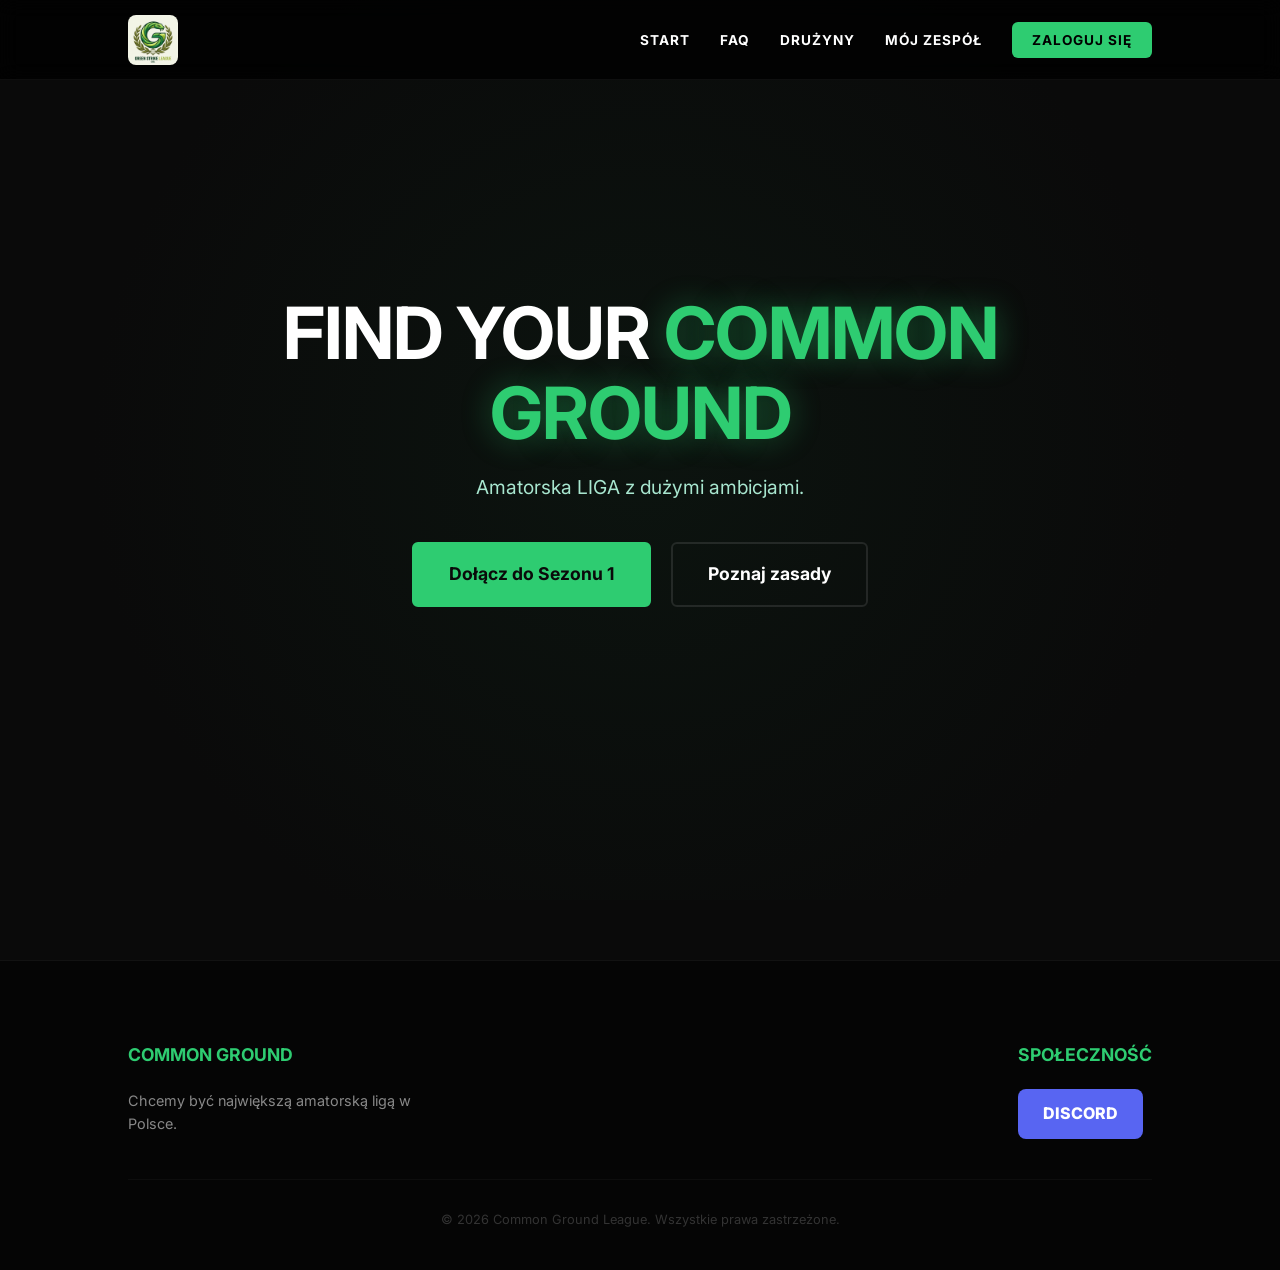
<file: index.html>
<!DOCTYPE html>
<html lang="pl">
<head>
    <meta charset="UTF-8">
    <meta name="viewport" content="width=device-width, initial-scale=1.0">
    <title>Common Ground | CS2 League</title>
    <link rel="stylesheet" href="global.css">
    <link rel="stylesheet" href="index.css">
    <link href="https://fonts.googleapis.com/css2?family=Inter:wght@400;700&display=swap" rel="stylesheet">
</head>
<body>
    <nav class="navbar">
        <img src="logoliga.jpg" alt="Logo CGL" class="nav-logo">
        <ul class="nav-links">
            <li><a href="index.html">Start</a></li>
            <li><a href="faq.html">FAQ</a></li>
            <li><a href="teams.html">Drużyny</a></li>
            <li><a href="my-team.html">Mój zespół</a></li>
            <li><a href="login.html" class="nav-btn login-special">Zaloguj się</a></li>
        </ul>
    </nav>

    <header class="hero">
        <div class="hero-content">
            <h1>Find Your <span>Common Ground</span></h1>
            <p>Amatorska LIGA z dużymi ambicjami.</p>
            <div class="cta-buttons">
                <a href="login.html" class="btn-main">Dołącz do Sezonu 1</a>
                <a href="rules.html" class="btn-secondary">Poznaj zasady</a>
            </div>
        </div>
    </header>

    <script>
        document.addEventListener('DOMContentLoaded', async () => {
    const fragment = new URLSearchParams(window.location.hash.slice(1));
    const accessToken = fragment.get('access_token');

    if (accessToken) {
        // Czyścimy URL z tokena dla bezpieczeństwa
        window.history.replaceState({}, document.title, window.location.pathname);

        try {
            // Pobieramy dane o użytkowniku z API Discorda
            const response = await fetch('https://discord.com/api/users/@me', {
                headers: { Authorization: `Bearer ${accessToken}` }
            });
            const userData = await response.json();

            if (userData.id) {
                // Zapisujemy użytkownika w pamięci przeglądarki
                localStorage.setItem('cgl_user', JSON.stringify({
                    id: userData.id,
                    username: userData.username,
                    avatar: userData.avatar,
                    discriminator: userData.discriminator
                }));

                // Przekierowujemy do dashboardu
                window.location.href = 'dashboard.html';
            }
        } catch (error) {
            console.error('Błąd pobierania danych z Discord:', error);
            window.location.href = 'login.html?error=fetch_failed';
        }
    }
});
    // 1. OBSŁUGA LOGOWANIA (TOKEN Z URL)
    window.onload = () => {
        const fragment = new URLSearchParams(window.location.hash.slice(1));
        const accessToken = fragment.get('access_token');

        if (accessToken) {
            window.history.replaceState({}, document.title, window.location.pathname);
            fetch('https://discord.com/api/users/@me', {
                headers: { Authorization: `Bearer ${accessToken}` }
            })
            .then(res => res.json())
            .then(user => {
                localStorage.setItem('cgl_user', JSON.stringify(user));
                location.reload(); // Odświeżamy, żeby skrypt poniżej zaktualizował UI
            })
            .catch(err => console.error("Błąd logowania:", err));
        }
    };

    // 2. AKTUALIZACJA INTERFEJSU DLA ZALOGOWANEGO
    document.addEventListener('DOMContentLoaded', () => {
        const user = JSON.parse(localStorage.getItem('cgl_user'));
        const loginBtn = document.querySelector('.login-special');
        const heroBtn = document.querySelector('.btn-main');

        if (user) {
            // Podmiana przycisku w Menu na pigułkę profilu
            if (loginBtn) {
                const avatarUrl = user.avatar 
                    ? `https://cdn.discordapp.com/avatars/${user.id}/${user.avatar}.png`
                    : 'https://cdn.discordapp.com/embed/avatars/0.png';

                loginBtn.parentElement.innerHTML = `
                    <div class="user-pill" onclick="window.location.href='dashboard.html'" style="cursor:pointer">
                        <img src="${avatarUrl}" class="user-avatar" style="width:30px; border-radius:50%; margin-right:10px;">
                        <span class="user-nick" style="font-weight:bold">${user.username}</span>
                    </div>
                `;
            }

            // Podmiana przycisku "Dołącz" w Hero na "Panel"
            if (heroBtn) {
                heroBtn.innerText = "Przejdź do Panelu";
                heroBtn.href = "dashboard.html";
            }
        }
    });
    </script>

    <footer class="main-footer">
        <div class="footer-content">
            <div class="footer-section">
                <h4>Common Ground</h4>
                <p>Chcemy być największą amatorską ligą w Polsce.</p>
            </div>
            <div class="footer-section">
                <h4>Społeczność</h4>
                <div class="social-icons">
                    <a href="https://discord.gg/bw7rSeSnJS" class="social-btn discord-footer">DISCORD</a>
                </div>
            </div>
        </div>
        <div class="footer-bottom">
            &copy; 2026 Common Ground League. Wszystkie prawa zastrzeżone.
        </div>
    </footer>
</body>
</html>
</file>
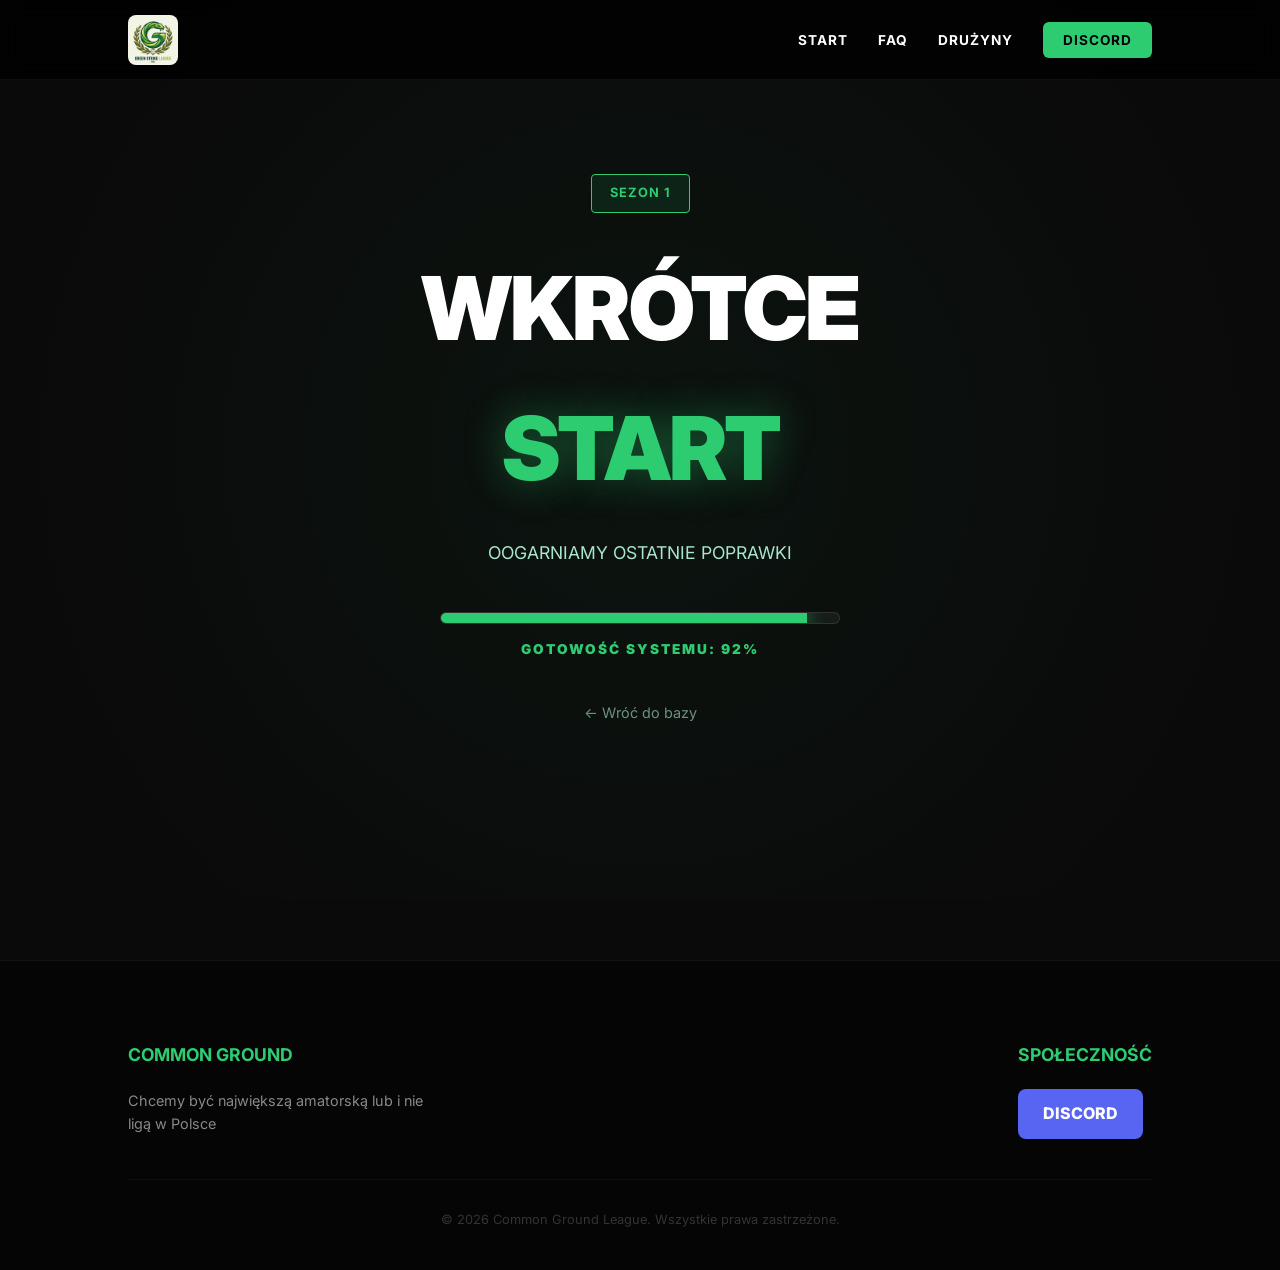
<file: join2.html>
<!DOCTYPE html>
<html lang="pl">
<head>
    <meta charset="UTF-8">
    <meta name="viewport" content="width=device-width, initial-scale=1.0">
    <title>Zapisy wkrótce | Common Ground</title>
    <link rel="stylesheet" href="global.css">
    <link rel="stylesheet" href="join2.css">
    <link href="https://fonts.googleapis.com/css2?family=Inter:wght@400;900&display=swap" rel="stylesheet">
</head>
<body>
  <nav class="navbar">
        <img src="logoliga.jpg" alt="Logo CGL" class="nav-logo">
        <ul class="nav-links">
            <li><a href="index.html">Start</a></li>
            <li><a href="faq.html">FAQ</a></li>
            <li><a href="teams2.html">Drużyny</a></li>
            <li><a href="https://discord.gg/bw7rSeSnJS" class="nav-btn">Discord</a></li>
        </ul>
    </nav>

    <main class="soon-container">
        <div class="content-box">
            <h2 class="badge">SEZON 1</h2>
            <h1 class="soon-title">WKRÓTCE <span>START</span></h1>
            <p class="description">
                OOGARNIAMY OSTATNIE POPRAWKI
            </p>
            
            <div class="progress-container">
                <div class="progress-bar-fill"></div>
            </div>
            <p class="status-text">GOTOWOŚĆ SYSTEMU: 92%</p>

            <a href="index.html" class="btn-back">← Wróć do bazy</a>
        </div>
    </main>
<footer class="main-footer">
    <div class="footer-content">
        <div class="footer-section">
            <h4>Common Ground</h4>
            <p>Chcemy być największą amatorską lub i nie ligą w Polsce</p>
        </div>
       
        <div class="footer-section">
                <h4>Społeczność</h4>
                <div class="social-icons">
                    <a href="https://discord.gg/bw7rSeSnJS" class="social-btn discord-footer">DISCORD</a>
                </div>
            </div>
    </div>
    <div class="footer-bottom">
        &copy; 2026 Common Ground League. Wszystkie prawa zastrzeżone.
    </div>
</footer>
</body>
</html>
</file>
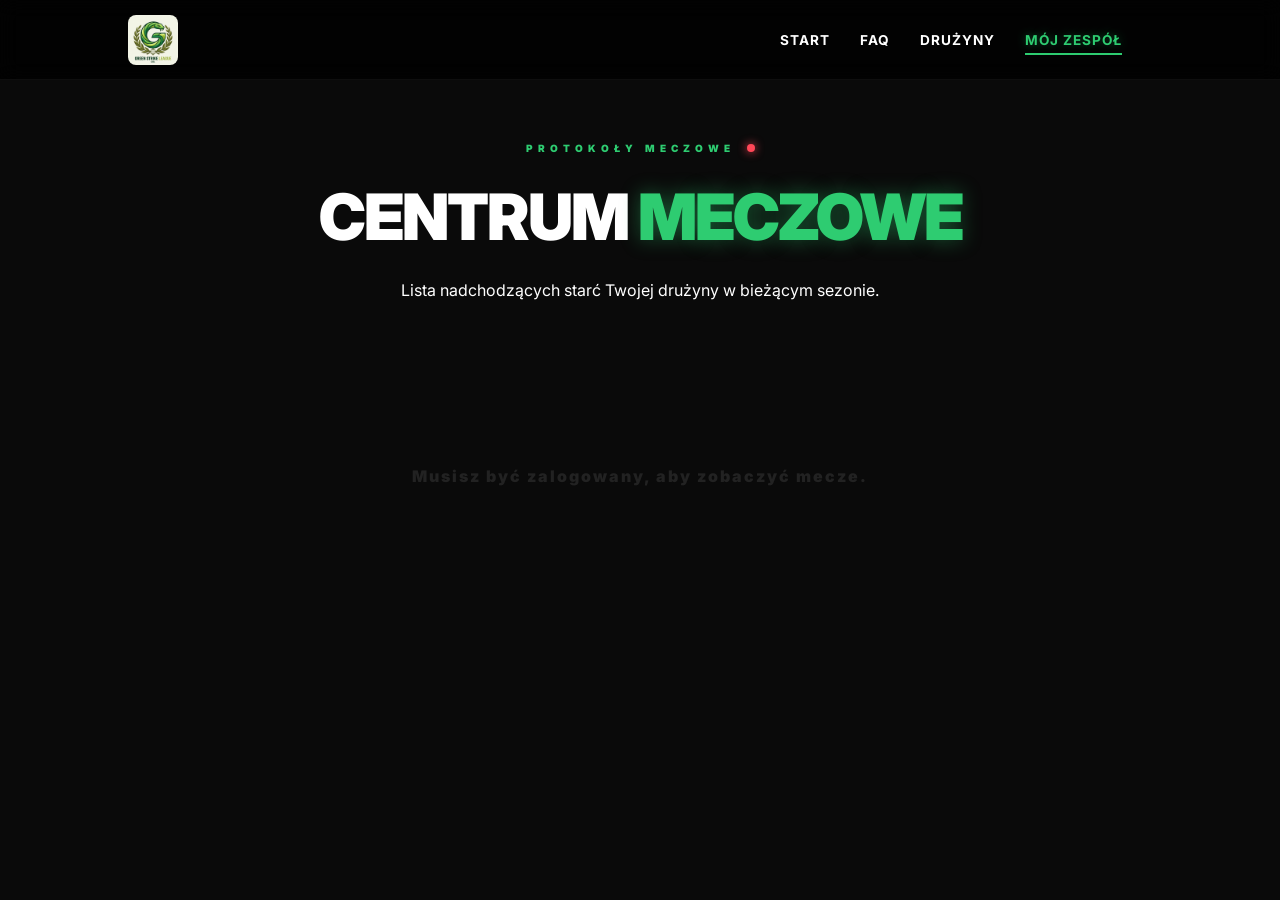
<file: matches.html>
<!DOCTYPE html>
<html lang="pl">
<head>
    <meta charset="UTF-8">
    <meta name="viewport" content="width=device-width, initial-scale=1.0">
    <title>Centrum Meczowe | Common Ground</title>
    <link rel="stylesheet" href="global.css">
    <link rel="stylesheet" href="index.css"> 
    <link rel="stylesheet" href="matches.css"> 
    <link href="https://fonts.googleapis.com/css2?family=Inter:wght@400;700;900&display=swap" rel="stylesheet">
</head>
<body>
    <nav class="navbar">
        <img src="logoliga.jpg" alt="Logo CGL" class="nav-logo">
        <ul class="nav-links">
            <li><a href="index.html">Start</a></li>
            <li><a href="faq.html">FAQ</a></li>
            <li><a href="teams.html">Drużyny</a></li>
            <li><a href="my-team.html" class="active" style="color: var(--primary-green);">Mój zespół</a></li>
            <li id="user-display"></li>
        </ul>
    </nav>

    <main class="matches-container">
        <header class="matches-header">
            <h3 class="status-label">PROTOKOŁY MECZOWE <span class="dot-live"></span></h3>
            <h1>CENTRUM <span>MECZOWE</span></h1>
            <p>Lista nadchodzących starć Twojej drużyny w bieżącym sezonie.</p>
        </header>

        <div id="matches-grid" class="matches-grid">
            <p class="loading-msg">Łączenie z systemem meczowym...</p>
        </div>
    </main>

    <script>
        const APPS_SCRIPT_URL = 'https://script.google.com/macros/s/AKfycbzVAWDSMcgAhBZPiDurzNJtCju7HsfuFKgxduVMbjMYT25PG6a1IZ8QVOfqaryiGR4K/exec';

        document.addEventListener('DOMContentLoaded', async () => {
            const user = JSON.parse(localStorage.getItem('cgl_user'));
            const steam = localStorage.getItem('cgl_steam_link');

            if (user) {
                const avatarUrl = user.avatar ? `https://cdn.discordapp.com/avatars/${user.id}/${user.avatar}.png` : 'https://cdn.discordapp.com/embed/avatars/0.png';
                document.getElementById('user-display').innerHTML = `
                    <div class="user-pill" onclick="window.location.href='dashboard.html'">
                        <img src="${avatarUrl}" class="user-avatar-pill">
                        <span class="user-nick-pill">${user.username}</span>
                    </div>`;
            }

            if (!user || !steam) {
                document.getElementById('matches-grid').innerHTML = '<p class="muted">Musisz być zalogowany, aby zobaczyć mecze.</p>';
                return;
            }

            try {
                const resTeam = await fetch(`${APPS_SCRIPT_URL}?discordId=${user.id}&searchUser=${encodeURIComponent(steam)}`);
                const teamData = await resTeam.json();

                if (teamData.found) {
                    loadMatches(teamData.teamName);
                } else {
                    document.getElementById('matches-grid').innerHTML = '<p class="muted">Nie należysz jeszcze do żadnej drużyny.</p>';
                }
            } catch (e) {
                console.error(e);
            }
        });

        async function loadMatches(teamName) {
            try {
                const res = await fetch(`${APPS_SCRIPT_URL}?action=getMatches`);
                const matches = await res.json();
                const myMatches = matches.filter(m => m.teamA === teamName || m.teamB === teamName);
                const grid = document.getElementById('matches-grid');

                if (myMatches.length === 0) {
                    grid.innerHTML = '<p class="muted">Brak aktywnych meczów dla Twojego zespołu.</p>';
                    return;
                }

                grid.innerHTML = myMatches.map(m => {
                    const opponent = m.teamA === teamName ? m.teamB : m.teamA;
                    const isConfirmed = m.status !== "Oczekuje na termin";
                    // POPRAWKA: match-room.html zamiast match.html
                    const matchUrl = `match-room.html?id=${m.id}`;

                    return `
                        <div class="match-panel-card">
                            <div class="panel-top">
                                <span class="m-type">MECZ LIGOWY</span>
                                <span class="m-status-pill ${isConfirmed ? 'p-ready' : 'p-wait'}">${m.status.toUpperCase()}</span>
                            </div>
                            <div class="m-vs-area">
                                <div class="m-team-name">vs <strong>${opponent}</strong></div>
                                <div class="m-date-info">${m.date || 'TBD'} ${m.time ? '• ' + m.time : ''}</div>
                            </div>
                            <a href="${matchUrl}" class="btn-match-action">WEJDŹ DO POKOJU</a>
                        </div>
                    `;
                }).join('');
            } catch (e) {
                document.getElementById('matches-grid').innerHTML = '<p class="muted">Błąd podczas pobierania meczów.</p>';
            }
        }
    </script>
</body>
</html>
</file>
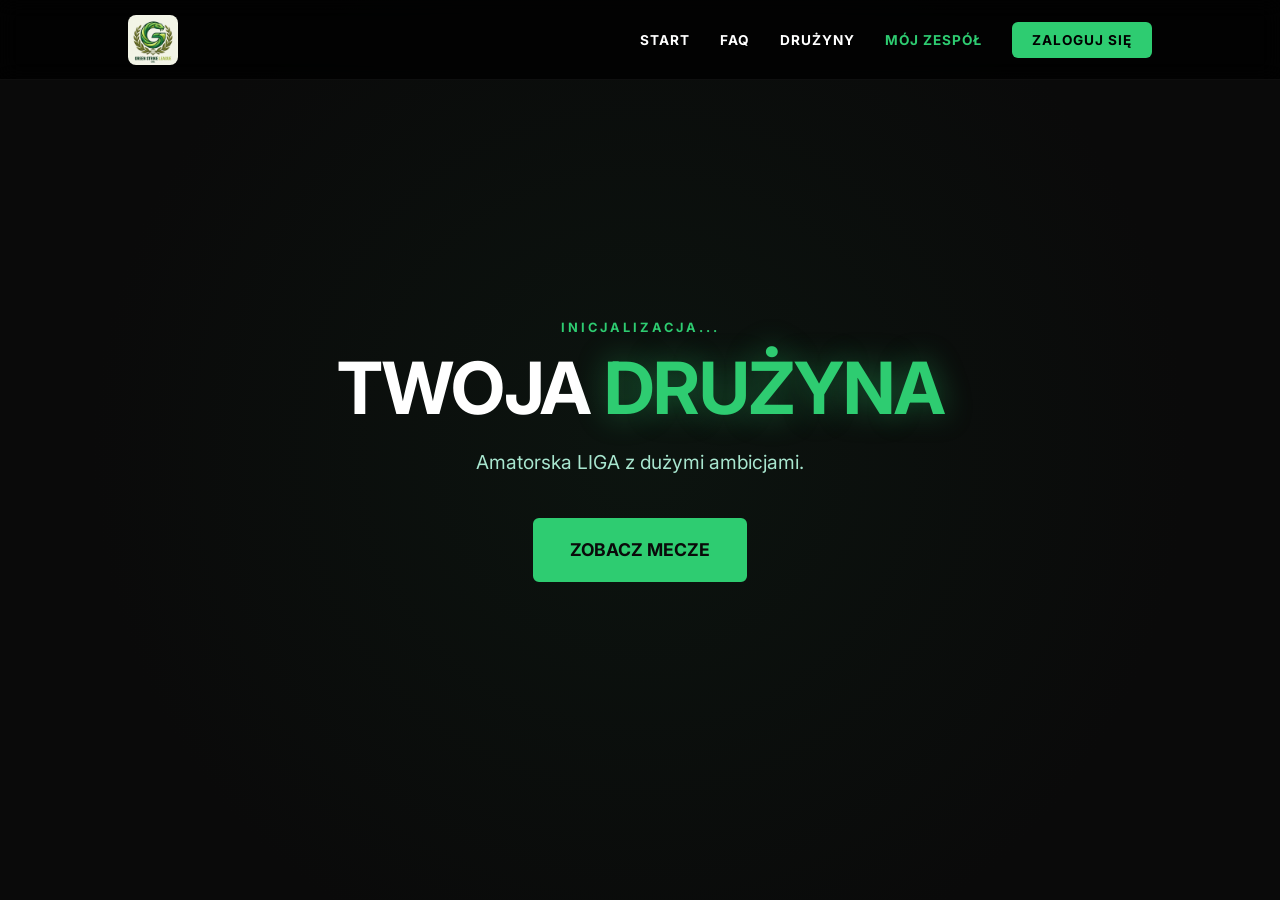
<file: my-team.html>
<!DOCTYPE html>
<html lang="pl">
<head>
    <meta charset="UTF-8">
    <meta name="viewport" content="width=device-width, initial-scale=1.0">
    <title>Common Ground | Mój Zespół</title>
    <link rel="stylesheet" href="global.css">
    <link rel="stylesheet" href="index.css"> 
    <link rel="stylesheet" href="my-team.css"> 
    <link href="https://fonts.googleapis.com/css2?family=Inter:wght@400;700&display=swap" rel="stylesheet">
</head>
<body>
    <nav class="navbar">
        <img src="logoliga.jpg" alt="Logo CGL" class="nav-logo">
        <ul class="nav-links">
            <li><a href="index.html">Start</a></li>
            <li><a href="faq.html">FAQ</a></li>
            <li><a href="teams.html">Drużyny</a></li>
            <li><a href="my-team.html" style="color: var(--primary-green);">Mój zespół</a></li>
            <li id="user-display"><a href="login.html" class="nav-btn login-special">Zaloguj się</a></li>
        </ul>
    </nav>

    <header class="hero">
        <div class="hero-content">
            <div id="status-text" style="color: var(--primary-green); font-size: 0.8rem; letter-spacing: 3px; font-weight: bold; margin-bottom: 10px;">INICJALIZACJA...</div>
            
            <h1 id="team-name-display">TWOJA <span>DRUŻYNA</span></h1>
            <p id="team-desc">Amatorska LIGA z dużymi ambicjami.</p>

            <div class="cta-buttons" id="action-area">
                <a href="matches.html" class="btn-main">ZOBACZ MECZE</a>
                
            </div>
        </div>
    </header>

   

    <script>
        const APPS_SCRIPT_URL = 'https://script.google.com/macros/s/AKfycbzVAWDSMcgAhBZPiDurzNJtCju7HsfuFKgxduVMbjMYT25PG6a1IZ8QVOfqaryiGR4K/exec';

        document.addEventListener('DOMContentLoaded', async () => {
            const user = JSON.parse(localStorage.getItem('cgl_user'));
            let steam = localStorage.getItem('cgl_steam_link');

            if (user) {
                const avatarUrl = user.avatar ? `https://cdn.discordapp.com/avatars/${user.id}/${user.avatar}.png` : 'https://cdn.discordapp.com/embed/avatars/0.png';
                document.getElementById('user-display').innerHTML = `
                    <div class="user-pill" onclick="window.location.href='dashboard.html'">
                        <img src="${avatarUrl}" class="user-avatar-pill">
                        <span class="user-nick-pill">${user.username}</span>
                    </div>`;
            }

            if (!user) return;

            try {
                const res = await fetch(`${APPS_SCRIPT_URL}?discordId=${user.id}&searchUser=${encodeURIComponent(steam || '')}`);
                const data = await res.json();

                if (data.found) {
                    document.getElementById('status-text').innerText = data.status.toUpperCase();
                    document.getElementById('team-name-display').innerHTML = `${data.teamName.toUpperCase()} <span>TEAM</span>`;
                    document.getElementById('team-desc').innerText = `Tag: [${data.teamTag || '---'}] | Rola: ${data.role}`;

                    if (data.role === 'Kapitan') {
                        const editBtn = document.createElement('a');
                        editBtn.href = "join.html?edit=true";
                        editBtn.className = "btn-secondary";
                        editBtn.innerText = "EDYTUJ SKŁAD";
                        // Nie dodajemy marginesu w JS - CSS gap się tym zajmie
                        document.getElementById('action-area').appendChild(editBtn);
                    }
                    loadMatches(data.teamName);
                }
            } catch (e) { console.error(e); }
        });

        async function loadMatches(teamName) {
            const res = await fetch(`${APPS_SCRIPT_URL}?action=getMatches`);
            const matches = await res.json();
            const myMatches = matches.filter(m => m.teamA === teamName || m.teamB === teamName);
            const grid = document.getElementById('matches-grid');
            
            if (myMatches.length === 0) {
                grid.innerHTML = '<p class="muted">Brak aktywnych operacji meczowych dla Twojego zespołu.</p>';
                return;
            }

            grid.innerHTML = myMatches.map(m => `
                <div class="match-panel-card">
                    <div class="match-header-card">
                        <span class="m-type">MECZ LIGOWY</span>
                        <span class="m-status-pill ${m.status === 'Oczekuje na termin' ? 'p-wait' : 'p-ready'}">${m.status.toUpperCase()}</span>
                    </div>
                    <div class="match-vs-area">
                        <div class="m-team-name">vs <strong>${m.teamA === teamName ? m.teamB : m.teamA}</strong></div>
                        <div class="m-date-info">${m.date || 'Termin w ustalaniu'} ${m.time ? '• ' + m.time : ''}</div>
                    </div>
                    <a href="match.html?id=${m.id}" class="btn-match-action">WEJDŹ DO POKOJU</a>
                </div>
            `).join('');
        }
    </script>
</body>
</html>
</file>
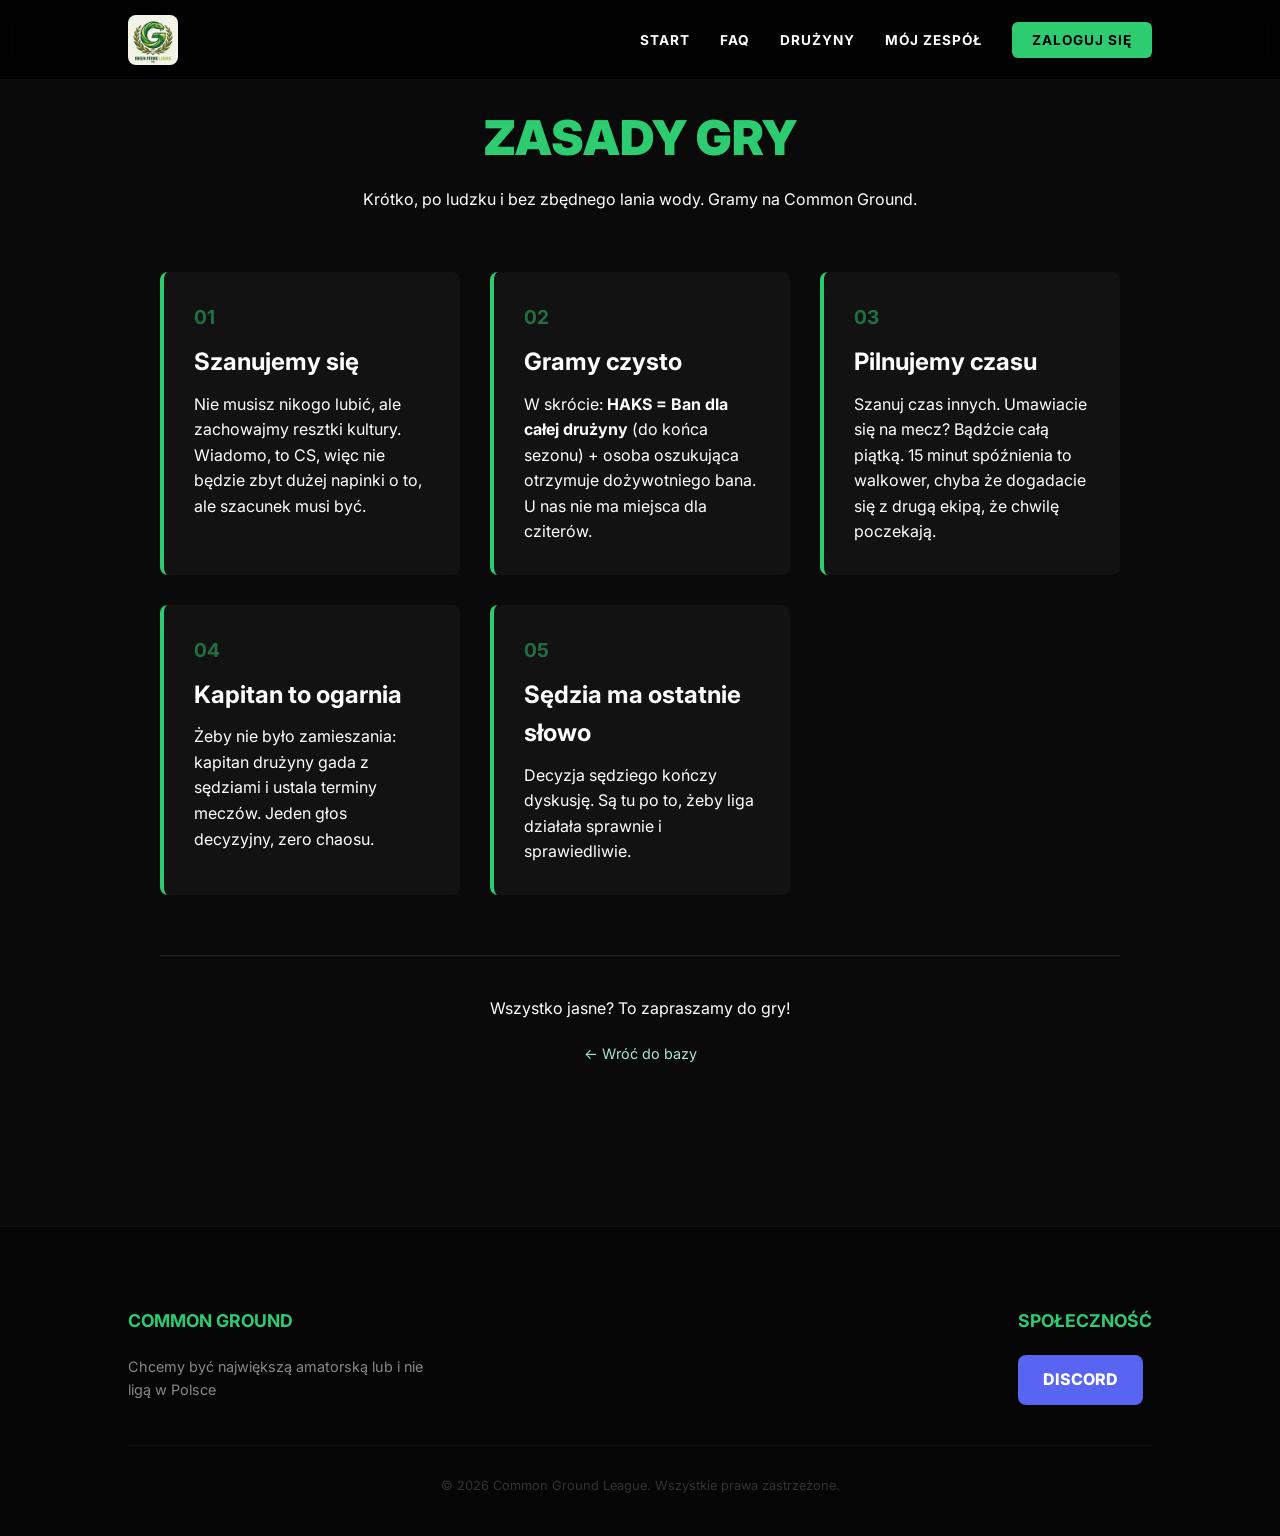
<file: rules.html>
<!DOCTYPE html>
<html lang="pl">
<head>
    <meta charset="UTF-8">
    <meta name="viewport" content="width=device-width, initial-scale=1.0">
    <title>Regulamin | Common Ground</title>
    <link rel="stylesheet" href="global.css">
    <link rel="stylesheet" href="rules.css">
    <link href="https://fonts.googleapis.com/css2?family=Inter:wght@400;700&display=swap" rel="stylesheet">
</head>
<body>
   <nav class="navbar">
        <img src="logoliga.jpg" alt="Logo CGL" class="nav-logo">
        <ul class="nav-links">
            <li><a href="index.html">Start</a></li>
            <li><a href="faq.html">FAQ</a></li>
            <li><a href="teams2.html">Drużyny</a></li>
            <li><a href="my-team.html">Mój zespół</a></li>
            <li id="user-auth"><a href="login.html" class="nav-btn login-special">Zaloguj się</a></li>
        </ul>
    </nav>

    <main class="rules-container">
        <header class="rules-header">
            <h1>Zasady Gry</h1>
            <p>Krótko, po ludzku i bez zbędnego lania wody. Gramy na Common Ground.</p>
        </header>

        <section class="rules-grid">
            <div class="rule-card">
                <span class="rule-number">01</span>
                <h3>Szanujemy się</h3>
                <p>Nie musisz nikogo lubić, ale zachowajmy resztki kultury. Wiadomo, to CS, więc nie będzie zbyt dużej napinki o to, ale szacunek musi być.</p>
            </div>

            <div class="rule-card">
                <span class="rule-number">02</span>
                <h3>Gramy czysto</h3>
                <p>W skrócie: <strong>HAKS = Ban dla całej drużyny</strong> (do końca sezonu) + osoba oszukująca otrzymuje dożywotniego bana. U nas nie ma miejsca dla cziterów.</p>
            </div>

            <div class="rule-card">
                <span class="rule-number">03</span>
                <h3>Pilnujemy czasu</h3>
                <p>Szanuj czas innych. Umawiacie się na mecz? Bądźcie całą piątką. 15 minut spóźnienia to walkower, chyba że dogadacie się z drugą ekipą, że chwilę poczekają.</p>
            </div>

            <div class="rule-card">
                <span class="rule-number">04</span>
                <h3>Kapitan to ogarnia</h3>
                <p>Żeby nie było zamieszania: kapitan drużyny gada z sędziami i ustala terminy meczów. Jeden głos decyzyjny, zero chaosu.</p>
            </div>

            <div class="rule-card">
                <span class="rule-number">05</span>
                <h3>Sędzia ma ostatnie słowo</h3>
                <p>Decyzja sędziego kończy dyskusję. Są tu po to, żeby liga działała sprawnie i sprawiedliwie.</p>
            </div>
        </section>

        <footer class="rules-footer">
            <p>Wszystko jasne? To zapraszamy do gry!</p>
            <a href="index.html" class="btn-back">← Wróć do bazy</a>
        </footer>
    </main>

    <footer class="main-footer">
        <div class="footer-content">
            <div class="footer-section">
                <h4>Common Ground</h4>
                <p>Chcemy być największą amatorską lub i nie ligą w Polsce</p>
            </div>
            <div class="footer-section">
                <h4>Społeczność</h4>
                <div class="social-icons">
                    <a href="https://discord.gg/bw7rSeSnJS" class="social-btn discord-footer">DISCORD</a>
                </div>
            </div>
        </div>
        <div class="footer-bottom">
            &copy; 2026 Common Ground League. Wszystkie prawa zastrzeżone.
        </div>
    </footer>

    <script>
    document.addEventListener('DOMContentLoaded', () => {
        const user = JSON.parse(localStorage.getItem('cgl_user'));
        const authContainer = document.getElementById('user-auth');

        if (user && authContainer) {
            // Generowanie URL avatara z obsługą braku obrazka
            const avatarUrl = user.avatar 
                ? `https://cdn.discordapp.com/avatars/${user.id}/${user.avatar}.png`
                : 'https://cdn.discordapp.com/embed/avatars/0.png';

            authContainer.innerHTML = `
                <div class="user-pill" onclick="window.location.href='dashboard.html'" style="cursor:pointer">
                    <img src="${avatarUrl}" class="user-avatar" style="width:30px; border-radius:50%; margin-right:10px;">
                    <span class="user-nick" style="font-weight:bold">${user.username}</span>
                </div>
            `;
        }
    });
    </script>
</body>
</html>
</file>
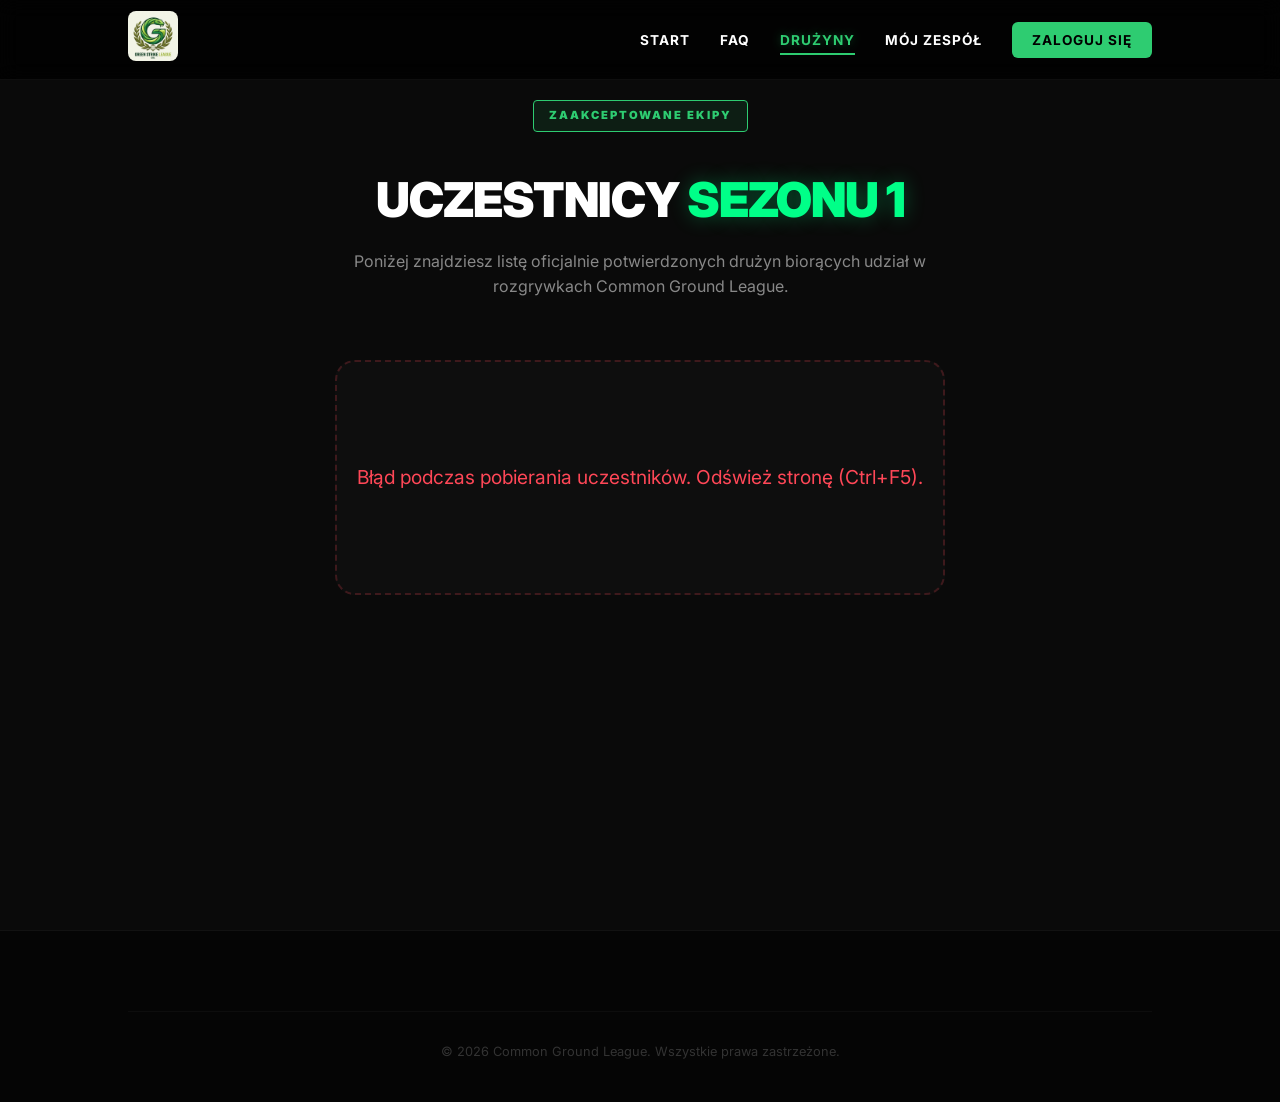
<file: teams.html>
<!DOCTYPE html>
<html lang="pl">
<head>
    <meta charset="UTF-8">
    <meta name="viewport" content="width=device-width, initial-scale=1.0">
    <title>Uczestnicy Sezonu 1 | Common Ground League</title>
    <link rel="stylesheet" href="global.css">
    <link rel="stylesheet" href="teams.css">
    <link href="https://fonts.googleapis.com/css2?family=Inter:wght@400;700;900&display=swap" rel="stylesheet">
</head>
<body>
    <nav class="navbar">
        <a href="index.html"><img src="logoliga.jpg" alt="Logo CGL" class="nav-logo"></a>
        <ul class="nav-links">
            <li><a href="index.html">Start</a></li>
            <li><a href="faq.html">FAQ</a></li>
            <li><a href="teams.html" class="active">Drużyny</a></li>
            <li><a href="my-team.html">Mój zespół</a></li>
            <li id="user-display">
                <a href="login.html" class="nav-btn">Zaloguj się</a>
            </li>
        </ul>
    </nav>

    <main class="teams-container">
        <header class="section-header">
            <h2 class="badge">ZAAKCEPTOWANE EKIPY</h2>
            <h1>Uczestnicy <span>Sezonu 1</span></h1>
            <p>Poniżej znajdziesz listę oficjalnie potwierdzonych drużyn biorących udział w rozgrywkach Common Ground League.</p>
        </header>

        <div id="teams-grid" class="teams-grid">
            <div class="loader">Łączenie z bazą danych...</div>
        </div>
    </main>

    <footer class="main-footer">
        <div class="footer-bottom">
            &copy; 2026 Common Ground League. Wszystkie prawa zastrzeżone.
        </div>
    </footer>

    <script>
        // TWÓJ AKTUALNY LINK WEB APP (Z AKCJĄ GETALL)
        const API_URL = 'https://script.google.com/macros/s/AKfycbzVAWDSMcgAhBZPiDurzNJtCju7HsfuFKgxduVMbjMYT25PG6a1IZ8QVOfqaryiGR4K/exec?action=getAll';

        async function fetchTeams() {
            const grid = document.getElementById('teams-grid');
            
            try {
                const response = await fetch(API_URL);
                const teams = await response.json();

                // Czyścimy loader/komunikaty
                grid.innerHTML = '';

                // FILTR: Pokazujemy tylko te drużyny, które mają status dokładnie "active"
                const activeTeams = teams.filter(team => 
                    team.status && team.status.toLowerCase() === 'active'
                );

                if (activeTeams.length === 0) {
                    grid.innerHTML = `
                        <div class="empty-msg" style="grid-column: 1/-1; text-align: center; padding: 50px; color: #555;">
                            Obecnie brak zweryfikowanych drużyn. <br>
                            <small>Zapisz swoją ekipę w panelu i czekaj na akceptację admina!</small>
                        </div>`;
                    return;
                }

                // Generowanie kafelków dla zaakceptowanych drużyn
                activeTeams.forEach(team => {
                    const card = document.createElement('div');
                    card.className = 'team-card';

                    card.innerHTML = `
                        <div class="team-badge status-verified">AKTYWNA</div>
                        <div class="team-logo-box">
                            <img src="${team.logo || 'default-logo.png'}" alt="Logo ${team.teamName}" onerror="this.src='default-logo.png'">
                        </div>
                        <div class="team-details">
                            <h3>${team.teamName} <span class="tag">[${team.teamTag}]</span></h3>
                            <div class="team-meta">
                                <span><strong>Kapitan:</strong> ${team.captain}</span>
                            </div>
                        </div>
                    `;
                    grid.appendChild(card);
                });

            } catch (error) {
                console.error("Błąd pobierania danych:", error);
                grid.innerHTML = '<div class="error-msg">Błąd podczas pobierania uczestników. Odśwież stronę (Ctrl+F5).</div>';
            }
        }

        // Obsługa profilu użytkownika w nawigacji
        function setupNavbar() {
            const user = JSON.parse(localStorage.getItem('cgl_user'));
            const userDisplay = document.getElementById('user-display');
            
            if (user && userDisplay) {
                const avatar = user.avatar 
                    ? `https://cdn.discordapp.com/avatars/${user.id}/${user.avatar}.png` 
                    : 'https://cdn.discordapp.com/embed/avatars/0.png';
                
                userDisplay.innerHTML = `
                    <div class="user-pill" onclick="window.location.href='dashboard.html'" style="cursor:pointer;">
                        <img src="${avatar}" class="user-nav-avatar" style="width:30px; border-radius:50%; margin-right:10px;">
                        <span class="user-nav-nick" style="font-weight:bold; color:#00ff88;">${user.username}</span>
                    </div>
                `;
            }
        }

        // Inicjalizacja
        document.addEventListener('DOMContentLoaded', () => {
            setupNavbar();
            fetchTeams();
        });
    </script>
</body>
</html>
</file>
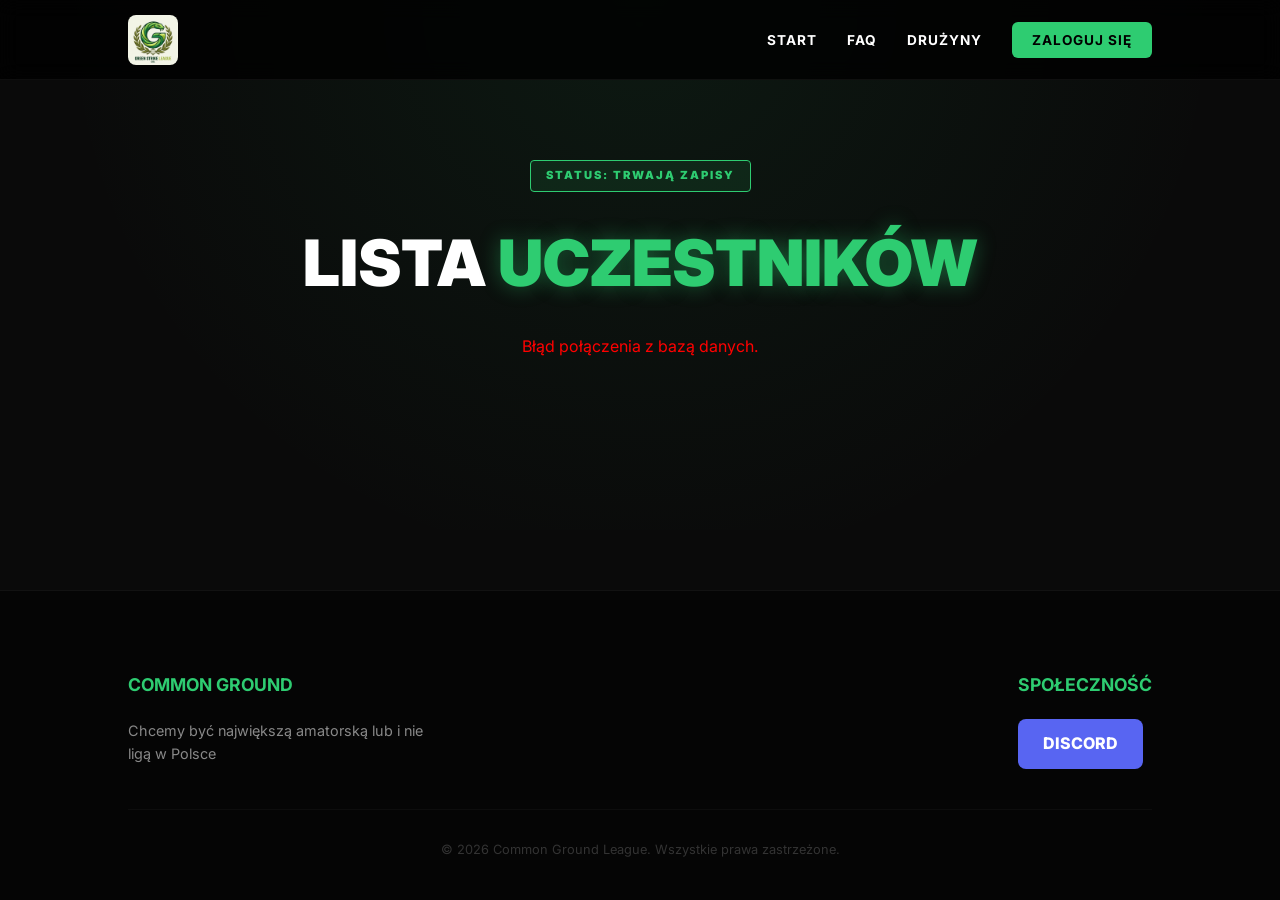
<file: teams2.html>
<!DOCTYPE html>
<html lang="pl">
<head>
    <meta charset="UTF-8">
    <meta name="viewport" content="width=device-width, initial-scale=1.0">
    <title>Uczestnicy Sezonu 1 | Common Ground</title>
    <link rel="stylesheet" href="global.css">
    <link rel="stylesheet" href="teams2.css">
    <link href="https://fonts.googleapis.com/css2?family=Inter:wght@400;700;900&display=swap" rel="stylesheet">
</head>
<body>
    <nav class="navbar">
        <img src="logoliga.jpg" alt="Logo CGL" class="nav-logo">
        <ul class="nav-links">
            <li><a href="index.html">Start</a></li>
            <li><a href="faq.html">FAQ</a></li>
            <li><a href="teams2.html">Drużyny</a></li>
            <li id="auth-nav-item"><a href="login.html" class="nav-btn">Zaloguj się</a></li>
        </ul>
    </nav>

    <main class="main-content">
        <section class="content-section">
            <h2 class="badge">STATUS: TRWAJĄ ZAPISY</h2>
            <h1>Lista <span>Uczestników</span></h1>
            
            <div id="teams-grid" class="teams-grid">
                <p class="loading-msg" style="text-align: center; color: #777; width: 100%;">Pobieranie listy zweryfikowanych drużyn...</p>
            </div>
        </section>
    </main>

    <footer class="main-footer">
        <div class="footer-content">
            <div class="footer-section">
                <h4>Common Ground</h4>
                <p>Chcemy być największą amatorską lub i nie ligą w Polsce</p>
            </div>
            <div class="footer-section">
                <h4>Społeczność</h4>
                <div class="social-icons">
                    <a href="https://discord.gg/bw7rSeSnJS" class="social-btn discord-footer">DISCORD</a>
                </div>
            </div>
        </div>
        <div class="footer-bottom">
            &copy; 2026 Common Ground League. Wszystkie prawa zastrzeżone.
        </div>
    </footer>

    <script>
    // TWOJA KONFIGURACJA
    const API_URL = 'https://script.google.com/macros/s/AKfycbwSZhOFVvA0Dq4dZLpfR6bTisjj8mZfxF5-vCiQvSqCW_caJVWzHhsoxBWafKvfunuNIA/exec?action=getAll';

    document.addEventListener('DOMContentLoaded', () => {
        // 1. LOGIKA PROFILU W MENU
        const user = JSON.parse(localStorage.getItem('cgl_user'));
        const authItem = document.getElementById('auth-nav-item');

        if (user && authItem) {
            const avatarUrl = user.avatar 
                ? `https://cdn.discordapp.com/avatars/${user.id}/${user.avatar}.png`
                : 'https://cdn.discordapp.com/embed/avatars/0.png';

            authItem.innerHTML = `
                <div class="user-pill" onclick="window.location.href='dashboard.html'" style="cursor:pointer">
                    <img src="${avatarUrl}" class="user-avatar" style="width:30px; border-radius:50%; margin-right:10px;">
                    <span class="user-nick" style="font-weight:bold">${user.username}</span>
                </div>
            `;
        }

        // 2. POBIERANIE DRUŻYN Z ARKUSZA
        loadTeams();
    });

    async function loadTeams() {
        const grid = document.getElementById('teams-grid');
        
        try {
            const response = await fetch(API_URL);
            const teams = await response.json();

            grid.innerHTML = '';

            if (!teams || teams.length === 0) {
                grid.innerHTML = '<p class="no-teams" style="text-align:center; grid-column: 1/-1;">Rekrutacja trwa. Zapisz swoją drużynę!</p>';
                return;
            }

            // Filtrowanie tylko zaakceptowanych (active)
            const activeTeams = teams.filter(t => t.status === 'active');

            if (activeTeams.length === 0) {
                grid.innerHTML = '<p class="no-teams" style="text-align:center; grid-column: 1/-1;">Pierwsze drużyny są właśnie weryfikowane...</p>';
                return;
            }

            activeTeams.forEach(team => {
                const teamCard = document.createElement('div');
                teamCard.className = 'team-card'; // Upewnij się, że masz .team-card w teams2.css
                
                teamCard.innerHTML = `
                    <div class="team-logo-wrapper">
                        <img src="${team.logo || 'default-logo.png'}" alt="${team.teamName}" onerror="this.src='default-logo.png'">
                    </div>
                    <div class="team-info">
                        <h3>${team.teamName} <span>[${team.teamTag}]</span></h3>
                        <p>Kapitan: <strong>${team.captain}</strong></p>
                    </div>
                `;
                grid.appendChild(teamCard);
            });

        } catch (err) {
            console.error(err);
            grid.innerHTML = '<p class="error-msg" style="text-align:center; color: red; grid-column: 1/-1;">Błąd połączenia z bazą danych.</p>';
        }
    }
    </script>
</body>
</html>
</file>
<file: global.css>
/* --- KONFIGURACJA ZMIENNYCH --- */
:root {
    --bg-dark: #0a0a0a;          /* Głęboka czerń tła */
    --card-bg: rgba(255, 255, 255, 0.03); /* Przezroczyste karty */
    --primary-green: #2ecc71;    /* Główny neonowy zielony */
    --soft-green: #a8e6cf;       /* Delikatny zielony do tekstów */
    --accent-glow: rgba(46, 204, 113, 0.4); /* Poświata neonu */
    --nav-height: 80px;
}

/* --- RESET I PODSTAWY --- */
* {
    margin: 0;
    padding: 0;
    box-sizing: border-box;
}

body {
    background-color: var(--bg-dark);
    color: #ffffff;
    font-family: 'Inter', sans-serif;
    line-height: 1.6;
    overflow-x: hidden;
    min-height: 100vh;
    display: flex;
    flex-direction: column;
}

/* --- TŁO RADIALNE (Efekt głębi) --- */
.main-content {
    flex: 1;
    padding-top: calc(var(--nav-height) + 40px);
    background: radial-gradient(circle at top center, rgba(46, 204, 113, 0.08) 0%, transparent 70%);
}

/* --- NAWIGACJA --- */
.navbar {
    height: var(--nav-height);
    background: rgba(0, 0, 0, 0.8);
    backdrop-filter: blur(10px);
    border-bottom: 1px solid rgba(255, 255, 255, 0.05);
    display: flex;
    justify-content: space-between;
    align-items: center;
    padding: 0 10%;
    position: fixed;
    top: 0;
    width: 100%;
    z-index: 1000;
}

.nav-logo {
    height: 50px;
    border-radius: 8px;
    transition: transform 0.3s;
}

.nav-logo:hover {
    transform: scale(1.05);
}

.nav-links {
    list-style: none;
    display: flex;
    align-items: center;
    gap: 30px;
}

.nav-links a {
    text-decoration: none;
    color: #fff;
    font-weight: 700;
    text-transform: uppercase;
    font-size: 0.85rem;
    letter-spacing: 1px;
    transition: 0.3s;
    padding: 5px 0;
}

.nav-links a:hover, 
.nav-links a.active {
    color: var(--primary-green);
    text-shadow: 0 0 10px var(--accent-glow);
}

.nav-links a.active {
    border-bottom: 2px solid var(--primary-green);
}

.nav-btn {
    background: var(--primary-green);
    color: #000 !important;
    padding: 10px 20px !important;
    border-radius: 6px;
    transition: 0.3s !important;
}

.nav-btn:hover {
    box-shadow: 0 0 20px var(--accent-glow);
    transform: translateY(-2px);
}

/* --- NAGŁÓWKI I TYPOGRAFIA --- */
h1 {
    font-size: clamp(2.5rem, 8vw, 4rem);
    font-weight: 900;
    text-transform: uppercase;
    margin-bottom: 20px;
}

h1 span {
    color: var(--primary-green);
    text-shadow: 0 0 20px var(--accent-glow);
}

.badge {
    display: inline-block;
    padding: 6px 15px;
    background: rgba(46, 204, 113, 0.1);
    border: 1px solid var(--primary-green);
    color: var(--primary-green);
    border-radius: 4px;
    font-size: 0.7rem;
    font-weight: 900;
    letter-spacing: 2px;
    margin-bottom: 20px;
    text-transform: uppercase;
}

/* --- KONTENERY TREŚCI --- */
.content-section {
    max-width: 1000px;
    margin: 0 auto;
    padding: 40px 20px;
    text-align: center;
}

.text-block {
    text-align: left;
    background: var(--card-bg);
    padding: 40px;
    border-radius: 15px;
    border: 1px solid rgba(255, 255, 255, 0.05);
    margin-top: 40px;
}

.text-block h3 {
    color: var(--primary-green);
    margin: 25px 0 10px;
}

/* --- STOPKA (FOOTER) --- */
.main-footer {
    padding: 80px 10% 40px;
    background: #050505;
    border-top: 1px solid rgba(255, 255, 255, 0.05);
    margin-top: 60px;
}

.footer-content {
    display: flex;
    justify-content: space-between;
    flex-wrap: wrap;
    gap: 40px;
    margin-bottom: 40px;
}

.footer-section h4 {
    color: var(--primary-green);
    text-transform: uppercase;
    margin-bottom: 20px;
    font-size: 1.1rem;
}

.footer-section p {
    color: #888;
    max-width: 300px;
    font-size: 0.9rem;
}

.social-btn.discord-footer {
    display: inline-block;
    background: #5865F2;
    color: #fff;
    text-decoration: none;
    padding: 12px 25px;
    border-radius: 8px;
    font-weight: 800;
    transition: 0.3s;
}

.social-btn.discord-footer:hover {
    transform: translateY(-3px);
    box-shadow: 0 5px 20px rgba(88, 101, 242, 0.4);
}

.footer-bottom {
    text-align: center;
    color: #333;
    font-size: 0.8rem;
    padding-top: 30px;
    border-top: 1px solid rgba(255, 255, 255, 0.03);
}

/* --- RESPONSYWNOŚĆ --- */
@media (max-width: 768px) {
    .navbar { padding: 0 5%; }
    .nav-links { display: none; } /* Możesz dodać menu mobilne później */
    .footer-content { flex-direction: column; text-align: center; }
    .footer-section p { margin: 0 auto; }
}
/* KONTENER PROFILU W NAVBARZE */
.user-pill {
    display: flex;
    align-items: center;
    gap: 12px;
    background: rgba(46, 204, 113, 0.1); /* Subtelne zielone tło */
    border: 1px solid var(--primary-green);
    padding: 6px 16px;
    border-radius: 50px; /* Kształt pigułki */
    cursor: pointer;
    transition: all 0.3s ease;
    height: 42px; /* Stała wysokość, żeby nie rozpychać navbaru */
}

.user-pill:hover {
    background: rgba(46, 204, 113, 0.2);
    box-shadow: 0 0 15px var(--accent-glow);
    transform: translateY(-2px);
}

/* AVATAR UŻYTKOWNIKA */
.user-avatar {
    width: 28px;
    height: 28px;
    border-radius: 50%;
    border: 1px solid var(--primary-green);
    object-fit: cover; /* Zapobiega rozciąganiu obrazka */
}

/* NICK UŻYTKOWNIKA */
.user-nick {
    font-size: 0.9rem;
    font-weight: 800;
    color: #ffffff;
    text-transform: none; /* Nick zachowuje oryginalną wielkość liter */
    letter-spacing: 0.5px;
}

/* DOPASOWANIE NAV-LINKS DLA ZALOGOWANEGO */
.nav-links {
    display: flex;
    align-items: center; /* Centruje profil w pionie względem linków */
}
</file>
<file: index.css>
/* --- SEKCJA HERO (Strona Główna) --- */
.hero {
    height: 100vh;
    display: flex;
    justify-content: center;
    align-items: center;
    background: radial-gradient(circle at center, rgba(46, 204, 113, 0.05) 0%, var(--bg-dark) 70%);
    text-align: center;
    padding: 0 20px;
}

.hero-content {
    max-width: 800px;
}

.hero h1 {
    font-size: clamp(2.5rem, 8vw, 4.5rem); /* Elastyczna wielkość czcionki */
    font-weight: 700;
    margin-bottom: 20px;
    letter-spacing: -1px;
    line-height: 1.1;
}

.hero h1 span {
    color: var(--primary-green);
    text-shadow: 0 0 30px var(--accent-glow);
}

.hero p {
    font-size: 1.2rem;
    color: var(--soft-green);
    margin-bottom: 40px;
    max-width: 600px;
    margin-left: auto;
    margin-right: auto;
}

/* --- PRZYCISKI --- */
.cta-buttons {
    display: flex;
    gap: 20px;
    justify-content: center;
    flex-wrap: wrap; /* Żeby na telefonach przyciski były jeden pod drugim */
}

.btn-main {
    background: var(--primary-green);
    color: var(--bg-dark);
    padding: 16px 35px;
    text-decoration: none;
    font-weight: bold;
    border-radius: 6px;
    font-size: 1.1rem;
    transition: all 0.3s ease;
    border: 2px solid var(--primary-green);
}

.btn-main:hover {
    background: var(--deep-green);
    border-color: var(--deep-green);
    transform: translateY(-3px);
    box-shadow: 0 10px 20px rgba(46, 204, 113, 0.2);
}

.btn-secondary {
    background: transparent;
    color: var(--text-white);
    padding: 16px 35px;
    text-decoration: none;
    font-weight: bold;
    border-radius: 6px;
    font-size: 1.1rem;
    border: 2px solid rgba(255, 255, 255, 0.1);
    transition: all 0.3s ease;
}

.btn-secondary:hover {
    border-color: var(--primary-green);
    color: var(--primary-green);
    background: rgba(46, 204, 113, 0.05);
}

/* Responsywność dla telefonów */
@media (max-width: 768px) {
    .hero h1 {
        font-size: 2.8rem;
    }
    
    .nav-links {
        display: none; /* Ukrywamy menu na mobile (można potem dorobić burger menu) */
    }
}
</file>
<file: join2.css>
/* --- KONTENER GŁÓWNY --- */
.soon-container {
    height: 100vh;
    display: flex;
    justify-content: center;
    align-items: center;
    text-align: center;
    padding: 20px;
    background: radial-gradient(circle at center, rgba(46, 204, 113, 0.05) 0%, var(--bg-dark) 80%);
}

.content-box {
    max-width: 700px;
    width: 100%;
}

/* --- NAPISY --- */
.badge {
    background: rgba(46, 204, 113, 0.1);
    color: var(--primary-green);
    display: inline-block;
    padding: 8px 18px;
    border-radius: 4px;
    font-size: 0.8rem;
    font-weight: bold;
    border: 1px solid var(--primary-green);
    margin-bottom: 25px;
    letter-spacing: 1px;
}

.soon-title {
    font-size: clamp(3rem, 12vw, 5.5rem);
    font-weight: 900;
    margin-bottom: 20px;
    letter-spacing: -2px;
}

.soon-title span {
    color: var(--primary-green);
    text-shadow: 0 0 40px var(--accent-glow);
}

.description {
    color: var(--soft-green);
    font-size: 1.1rem;
    margin-bottom: 45px;
    line-height: 1.6;
}

/* --- ANIMOWANY PASEK POSTĘPU --- */
.progress-container {
    width: 100%;
    max-width: 400px;
    height: 12px;
    background: rgba(255, 255, 255, 0.05);
    border-radius: 20px;
    margin: 0 auto 15px;
    overflow: hidden;
    border: 1px solid rgba(255, 255, 255, 0.1);
    position: relative;
}

.progress-bar-fill {
    height: 100%;
    background: var(--primary-green);
    box-shadow: 0 0 20px var(--primary-green);
    
    /* POCZĄTKOWA SZEROKOŚĆ DLA ANIMACJI */
    width: 0%; 
    
    /* ANIMACJA: fill (wypełnianie) oraz pulse (pulsowanie neonu) */
    animation: 
        fill92 2.5s cubic-bezier(0.4, 0, 0.2, 1) forwards,
        neonPulse 2s infinite ease-in-out;
}

.status-text {
    font-size: 0.85rem !important;
    font-weight: 900;
    letter-spacing: 2px;
    color: var(--primary-green);
    margin-top: 10px;
}

/* --- DEFINICJA ANIMACJI --- */

/* 1. Animacja wjeżdżania paska do 92% */
@keyframes fill92 {
    0% { width: 0%; }
    100% { width: 92%; }
}

/* 2. Animacja pulsowania neonowego blasku */
@keyframes neonPulse {
    0% { opacity: 0.7; box-shadow: 0 0 10px var(--primary-green); }
    50% { opacity: 1; box-shadow: 0 0 25px var(--primary-green), 0 0 40px rgba(46, 204, 113, 0.3); }
    100% { opacity: 0.7; box-shadow: 0 0 10px var(--primary-green); }
}

/* --- PRZYCISK POWROTU --- */
.btn-back {
    display: inline-block;
    margin-top: 40px;
    color: var(--soft-green);
    text-decoration: none;
    font-size: 0.9rem;
    transition: 0.3s;
    opacity: 0.6;
}

.btn-back:hover {
    color: var(--primary-green);
    opacity: 1;
}
</file>
<file: matches.css>
/* --- KONTENER GŁÓWNY --- */
.matches-container {
    max-width: 1200px;
    margin: 140px auto 60px auto;
    padding: 0 20px;
}

.matches-header {
    text-align: center;
    margin-bottom: 80px;
}

.matches-header h1 {
    font-size: clamp(2.5rem, 6vw, 4rem);
    font-weight: 900;
    text-transform: uppercase;
    letter-spacing: -2px;
    margin: 10px 0;
}

.status-label {
    font-size: 10px;
    letter-spacing: 5px;
    color: var(--primary-green);
    font-weight: 900;
}

.dot-live {
    display: inline-block;
    width: 8px; height: 8px;
    background: #ff4757;
    border-radius: 50%;
    box-shadow: 0 0 10px #ff4757;
    margin-left: 5px;
    animation: blink 1.5s infinite;
}

/* --- GRID MECZÓW --- */
.matches-grid {
    display: grid;
    grid-template-columns: repeat(auto-fill, minmax(350px, 1fr));
    gap: 30px;
}

/* --- KARTA MECZU --- */
.match-panel-card {
    background: rgba(255, 255, 255, 0.02);
    border: 1px solid rgba(255, 255, 255, 0.05);
    padding: 40px;
    border-radius: 20px;
    transition: 0.3s ease;
    display: flex;
    flex-direction: column;
    justify-content: space-between;
    min-height: 250px;
}

.match-panel-card:hover {
    border-color: var(--primary-green);
    background: rgba(0, 255, 136, 0.02);
    transform: translateY(-5px);
    box-shadow: 0 10px 30px rgba(0,0,0,0.5);
}

.panel-top {
    display: flex;
    justify-content: space-between;
    align-items: center;
    margin-bottom: 30px;
}

.m-type { font-size: 9px; color: #444; font-weight: 900; letter-spacing: 1px; }
.m-status-pill { font-size: 8px; padding: 4px 10px; border-radius: 4px; font-weight: 900; }
.p-wait { background: #ffcc00; color: #000; }
.p-ready { background: var(--primary-green); color: #000; }

.m-vs-area { margin-bottom: 40px; }
.m-team-name { font-size: 1.8rem; color: #fff; text-transform: uppercase; line-height: 1.1; }
.m-team-name strong { color: var(--primary-green); }
.m-date-info { font-size: 0.85rem; color: #666; font-weight: bold; margin-top: 10px; }

.btn-match-action {
    display: block;
    text-align: center;
    padding: 15px;
    background: transparent;
    border: 1px solid #222;
    color: #fff;
    text-decoration: none;
    font-weight: 900;
    font-size: 0.8rem;
    border-radius: 10px;
    transition: 0.3s;
}

.btn-match-action:hover {
    background: #fff;
    color: #000;
    border-color: #fff;
}

/* --- PIGUŁKA PROFILU --- */
.user-pill {
    display: flex; align-items: center; background: rgba(0, 255, 136, 0.05); 
    border: 1px solid #00ff88; padding: 5px 15px; border-radius: 50px; cursor: pointer;
}
.user-avatar-pill { width: 25px; border-radius: 50%; margin-right: 10px; }
.user-nick-pill { font-weight: bold; color: white; font-size: 14px; }

.muted { grid-column: 1/-1; text-align: center; padding: 80px; color: #222; font-weight: 900; letter-spacing: 2px; }

@keyframes blink { 50% { opacity: 0.3; } }
@keyframes blink-green { 50% { opacity: 0.5; } }
</file>
<file: my-team.css>
/* --- WYRÓWNANIE I STYL PIGUŁKI --- */
.user-pill {
    display: flex; 
    align-items: center; 
    background: rgba(0, 255, 136, 0.05); 
    border: 1px solid #00ff88; 
    padding: 5px 15px; 
    border-radius: 50px; 
    cursor: pointer;
}
.user-avatar-pill { width: 25px; border-radius: 50%; margin-right: 10px; }
.user-nick-pill { font-weight: bold; color: white; font-size: 14px; }

/* --- PRZYCISKI CTA (NAPRAWA SKAKANIA) --- */
.cta-buttons {
    display: flex;
    gap: 20px;            /* Stały odstęp między wszystkimi przyciskami */
    justify-content: center;
    flex-wrap: wrap;      /* Zapobiega ściskaniu się 3 przycisków */
    margin-top: 30px;
}

.btn-main, .btn-secondary {
    margin: 0 !important; /* Resetujemy marginesy, gap załatwi sprawę */
    min-width: 180px;     /* Wyrównuje szerokość przycisków */
    text-align: center;
}

/* --- SEKCJA MECZÓW --- */
.matches-section {
    padding: 100px 20px;
    background: var(--bg-dark);
    display: flex;
    justify-content: center;
    scroll-behavior: smooth;
}

.container-matches {
    max-width: 1100px;
    width: 100%;
}

.panel-label {
    font-size: 10px;
    letter-spacing: 4px;
    color: var(--primary-green);
    font-weight: 900;
    margin-bottom: 40px;
    display: flex;
    align-items: center;
    gap: 15px;
}

.dot-live {
    width: 8px; height: 8px; background: #ff4757; border-radius: 50%;
    box-shadow: 0 0 10px #ff4757; animation: blink 1.5s infinite;
}

/* --- GRID PANELI --- */
.matches-grid-container {
    display: grid;
    grid-template-columns: repeat(auto-fill, minmax(320px, 1fr));
    gap: 25px;
}

.match-panel-card {
    background: rgba(255, 255, 255, 0.02);
    border: 1px solid rgba(255, 255, 255, 0.05);
    padding: 30px;
    border-radius: 15px;
    transition: 0.3s ease;
    display: flex;
    flex-direction: column;
    justify-content: space-between;
    min-height: 220px;
}

.match-panel-card:hover {
    border-color: var(--primary-green);
    background: rgba(0, 255, 136, 0.02);
    transform: translateY(-5px);
}

.match-header-card {
    display: flex;
    justify-content: space-between;
    align-items: center;
    margin-bottom: 25px;
}

.m-type { font-size: 9px; color: #444; font-weight: 900; letter-spacing: 1px; }
.m-status-pill { font-size: 8px; padding: 3px 8px; border-radius: 4px; font-weight: 900; }
.p-wait { background: #ffcc00; color: #000; }
.p-ready { background: var(--primary-green); color: #000; }

.m-vs-area { margin-bottom: 30px; }
.m-team-name { font-size: 1.6rem; color: #fff; text-transform: uppercase; margin-bottom: 5px; }
.m-team-name strong { color: var(--primary-green); }
.m-date-info { font-size: 0.8rem; color: #666; font-weight: bold; }

.btn-match-action {
    display: block;
    text-align: center;
    padding: 12px;
    background: transparent;
    border: 1px solid #222;
    color: #fff;
    text-decoration: none;
    font-weight: 900;
    font-size: 0.75rem;
    border-radius: 8px;
    transition: 0.3s;
}

.btn-match-action:hover {
    background: #fff;
    color: #000;
    border-color: #fff;
}

.muted { color: #222; font-weight: 900; text-align: center; grid-column: 1/-1; padding: 50px; }

@keyframes blink { 50% { opacity: 0.3; } }

/* Płynne przewijanie do sekcji meczów */
html {
    scroll-behavior: smooth;
}
</file>
<file: rules.css>
/* Styl dla kontenera regulaminu */
.rules-container {
    max-width: 1000px;
    margin: 80px auto;
    padding: 20px;
}

.rules-header {
    text-align: center;
    margin-bottom: 60px;
}

.rules-header h1 {
    font-size: 3rem;
    color: var(--primary-green);
    margin-bottom: 10px;
}

/* Siatka z zasadami */
.rules-grid {
    display: grid;
    grid-template-columns: repeat(auto-fit, minmax(300px, 1fr));
    gap: 30px;
}

.rule-card {
    background: rgba(255, 255, 255, 0.03);
    border-left: 4px solid var(--primary-green);
    padding: 30px;
    border-radius: 8px;
    transition: transform 0.3s ease;
}

.rule-card:hover {
    transform: translateY(-5px);
    background: rgba(46, 204, 113, 0.05);
}

.rule-number {
    font-weight: bold;
    color: var(--primary-green);
    opacity: 0.5;
    font-size: 1.2rem;
}

.rule-card h3 {
    margin: 10px 0;
    font-size: 1.5rem;
    color: var(--text-white);
}

.rules-footer {
    margin-top: 60px;
    text-align: center;
    border-top: 1px solid rgba(255, 255, 255, 0.1);
    padding-top: 40px;
}

.btn-back {
    display: inline-block;
    margin-top: 20px;
    color: var(--soft-green);
    text-decoration: none;
    font-size: 0.9rem;
}

.btn-back:hover {
    color: var(--primary-green);
}
</file>
<file: teams.css>
/* --- GŁÓWNE USTAWIENIA STRONY --- */
.teams-container {
    max-width: 1200px;
    margin: 100px auto 50px auto;
    padding: 0 20px;
    min-height: 80vh;
}

.section-header {
    text-align: center;
    margin-bottom: 60px;
}

.section-header h1 {
    font-size: 3rem;
    font-weight: 900;
    text-transform: uppercase;
    margin: 10px 0;
    letter-spacing: -1px;
}

.section-header h1 span {
    color: #00ff88; /* Główny kolor ligi */
    text-shadow: 0 0 20px rgba(0, 255, 136, 0.3);
}

.section-header p {
    color: #888;
    max-width: 600px;
    margin: 0 auto;
    line-height: 1.6;
}

/* --- SIATKA DRUŻYN (GRID) --- */
.teams-grid {
    display: grid;
    grid-template-columns: repeat(auto-fill, minmax(300px, 1fr));
    gap: 30px;
    margin-top: 40px;
}

/* --- KARTA DRUŻYNY --- */
.team-card {
    background: linear-gradient(145deg, #1a1a1a 0%, #111 100%);
    border: 1px solid #333;
    border-radius: 20px;
    padding: 40px 30px;
    text-align: center;
    position: relative;
    transition: all 0.4s cubic-bezier(0.175, 0.885, 0.32, 1.275);
    overflow: hidden;
}

.team-card:hover {
    transform: translateY(-10px);
    border-color: #00ff88;
    box-shadow: 0 20px 40px rgba(0, 0, 0, 0.6), 0 0 20px rgba(0, 255, 136, 0.1);
}

/* --- STATUS BADGE --- */
.team-badge {
    position: absolute;
    top: 20px;
    right: 20px;
    font-size: 0.65rem;
    font-weight: 900;
    padding: 5px 12px;
    border-radius: 50px;
    letter-spacing: 1px;
    text-transform: uppercase;
}

.status-verified {
    background: rgba(0, 255, 136, 0.1);
    color: #00ff88;
    border: 1px solid #00ff88;
}

.status-pending {
    background: rgba(255, 204, 0, 0.1);
    color: #ffcc00;
    border: 1px solid #ffcc00;
}

/* --- LOGO --- */
.team-logo-box {
    width: 120px;
    height: 120px;
    margin: 0 auto 25px auto;
    background: #0a0a0a;
    border-radius: 50%;
    display: flex;
    align-items: center;
    justify-content: center;
    border: 2px solid #222;
    padding: 15px;
    transition: transform 0.3s ease;
}

.team-card:hover .team-logo-box {
    transform: scale(1.1);
    border-color: #00ff88;
}

.team-logo-box img {
    max-width: 100%;
    max-height: 100%;
    object-fit: contain;
    filter: drop-shadow(0 5px 15px rgba(0,0,0,0.5));
}

/* --- INFO O DRUŻYNIE --- */
.team-details h3 {
    font-size: 1.5rem;
    font-weight: 800;
    margin-bottom: 10px;
    color: #fff;
}

.team-details .tag {
    display: block;
    color: #00ff88;
    font-size: 0.9rem;
    font-weight: 400;
    margin-top: 5px;
}

.team-meta {
    margin-top: 20px;
    padding-top: 20px;
    border-top: 1px solid #222;
    font-size: 0.9rem;
    color: #777;
}

.team-meta strong {
    color: #bbb;
    font-weight: 600;
}

/* --- LOADING & ERRORS --- */
.loader, .empty-msg, .error-msg {
    grid-column: 1 / -1;
    text-align: center;
    padding: 100px 20px;
    font-size: 1.2rem;
    color: #555;
    background: rgba(255,255,255,0.02);
    border-radius: 20px;
    border: 2px dashed #222;
}

.error-msg {
    color: #ff4757;
    border-color: #ff475733;
}

/* --- USER PILL W NAVBARZE --- */
.user-pill {
    background: #111;
    border: 1px solid #333;
    padding: 5px 15px 5px 5px;
    border-radius: 50px;
    display: flex;
    align-items: center;
    gap: 10px;
    transition: 0.3s;
}

.user-pill:hover {
    border-color: #00ff88;
    background: #000;
}

.user-nav-avatar {
    width: 32px;
    height: 32px;
    border-radius: 50%;
    border: 2px solid #00ff88;
}

.user-nav-nick {
    color: #fff;
    font-weight: 700;
    font-size: 0.9rem;
}

/* --- RESPONSYWNOŚĆ --- */
@media (max-width: 768px) {
    .section-header h1 {
        font-size: 2.2rem;
    }
    
    .teams-grid {
        grid-template-columns: 1fr;
    }
}
</file>
<file: teams2.css>
/* --- LAYOUT --- */
.teaser-mode {
    display: flex;
    justify-content: center;
    align-items: center;
    text-align: center;
    padding: 160px 20px 80px;
    min-height: 100vh;
}

.teaser-box {
    width: 100%;
    max-width: 600px;
    background: rgba(255, 255, 255, 0.02);
    border: 1px solid rgba(255, 255, 255, 0.05);
    border-radius: 20px;
    padding: 60px 40px;
    backdrop-filter: blur(15px);
    box-shadow: 0 20px 50px rgba(0, 0, 0, 0.5);
}

/* NAPIS WKRÓTCE */
.glitch {
    font-size: clamp(2.5rem, 8vw, 4.5rem);
    font-weight: 900;
    color: #fff;
    text-transform: uppercase;
    letter-spacing: 8px;
    text-shadow: 0 0 20px var(--accent-glow);
    margin-bottom: 30px;
}

.teaser-text {
    color: var(--soft-green);
    font-size: 1.1rem;
    line-height: 1.6;
    margin-bottom: 40px;
    opacity: 0.8;
}

.teaser-text b, .teaser-text strong {
    color: var(--primary-green);
    font-weight: 700;
}

/* ALERT / INFO */
.info-alert {
    background: rgba(88, 101, 242, 0.05);
    border: 1px solid rgba(88, 101, 242, 0.2);
    border-radius: 12px;
    padding: 30px;
}

.info-alert p {
    font-size: 0.9rem;
    color: #cbd5e0;
    margin-bottom: 20px;
}

.btn-discord-alt {
    display: inline-block;
    background: #5865F2;
    color: #fff;
    text-decoration: none;
    padding: 16px 35px;
    border-radius: 10px;
    font-weight: 800;
    font-size: 0.9rem;
    text-transform: uppercase;
    transition: 0.3s ease;
    letter-spacing: 1px;
}

.btn-discord-alt:hover {
    transform: translateY(-3px);
    box-shadow: 0 10px 25px rgba(88, 101, 242, 0.4);
    filter: brightness(1.1);
}

/* RESPONSYWNOŚĆ */
@media (max-width: 600px) {
    .glitch { font-size: 2.2rem; letter-spacing: 4px; }
    .teaser-box { padding: 40px 20px; }
}
</file>
